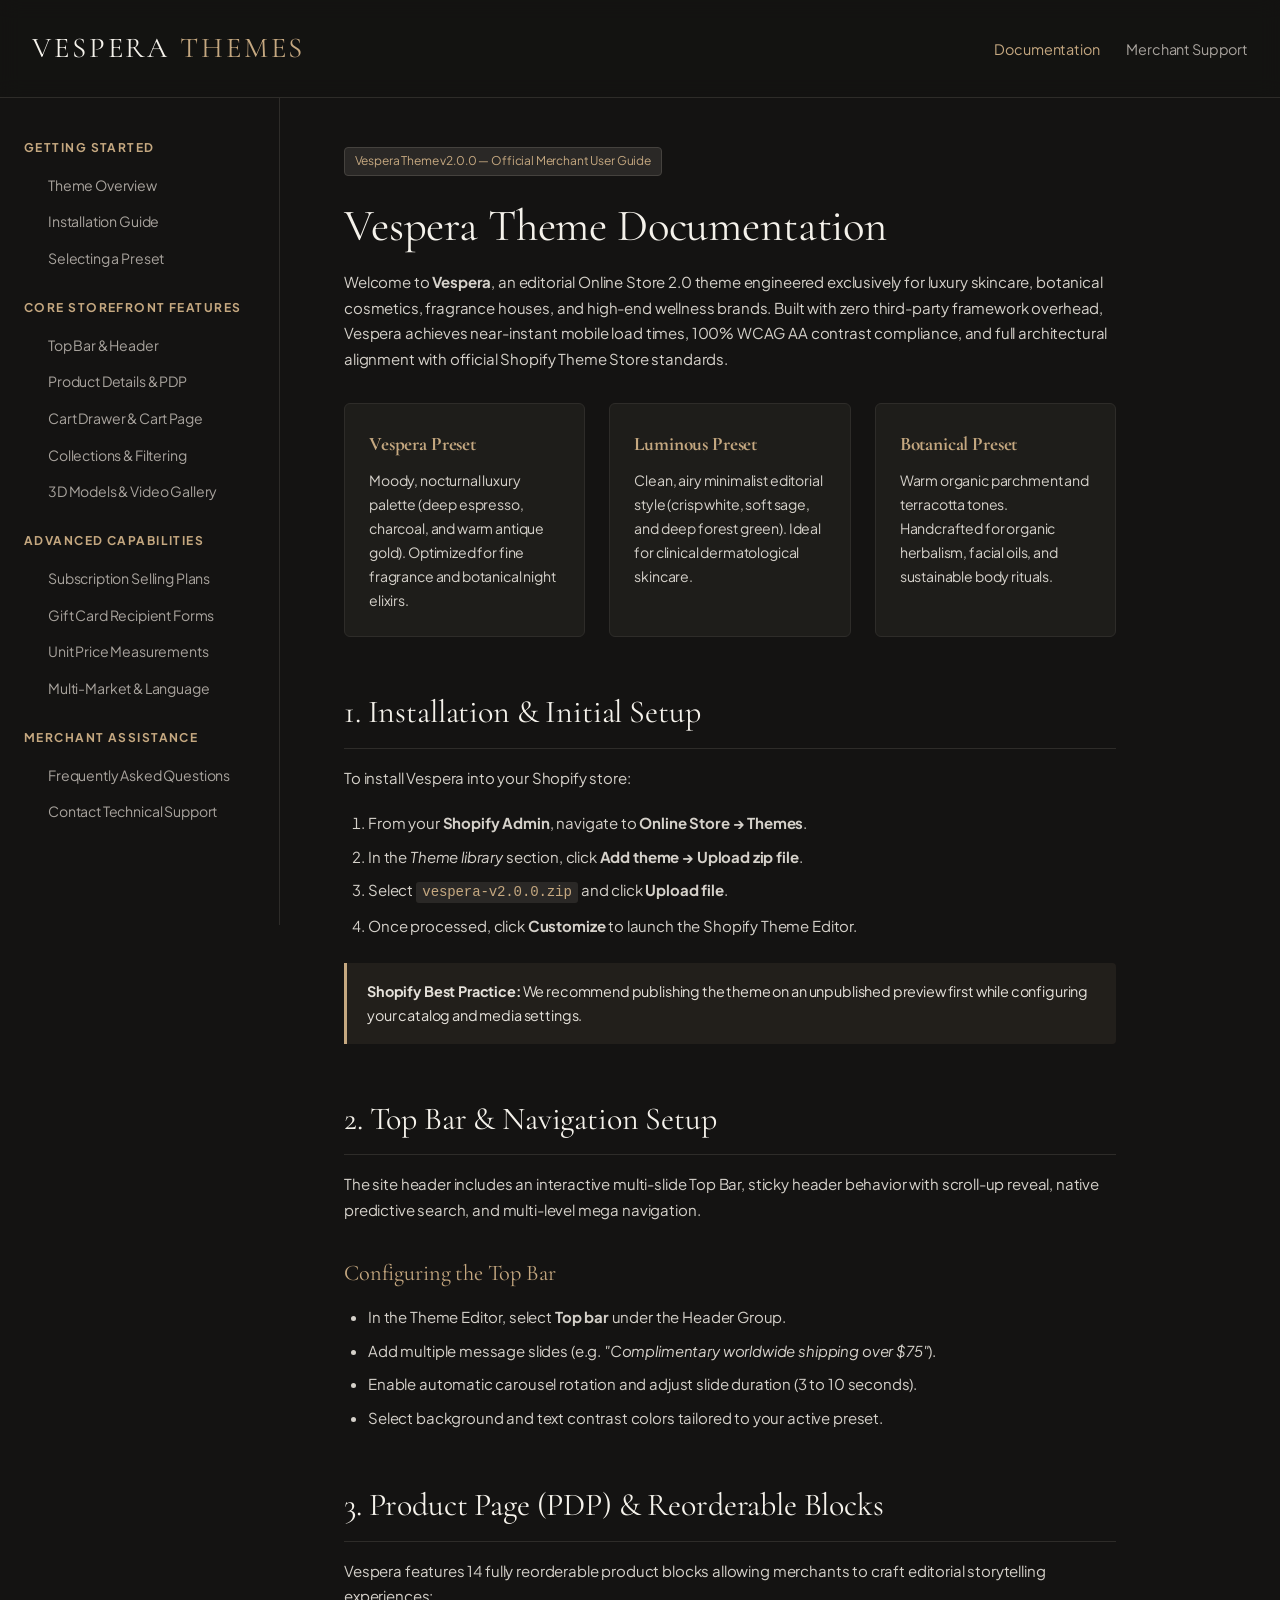
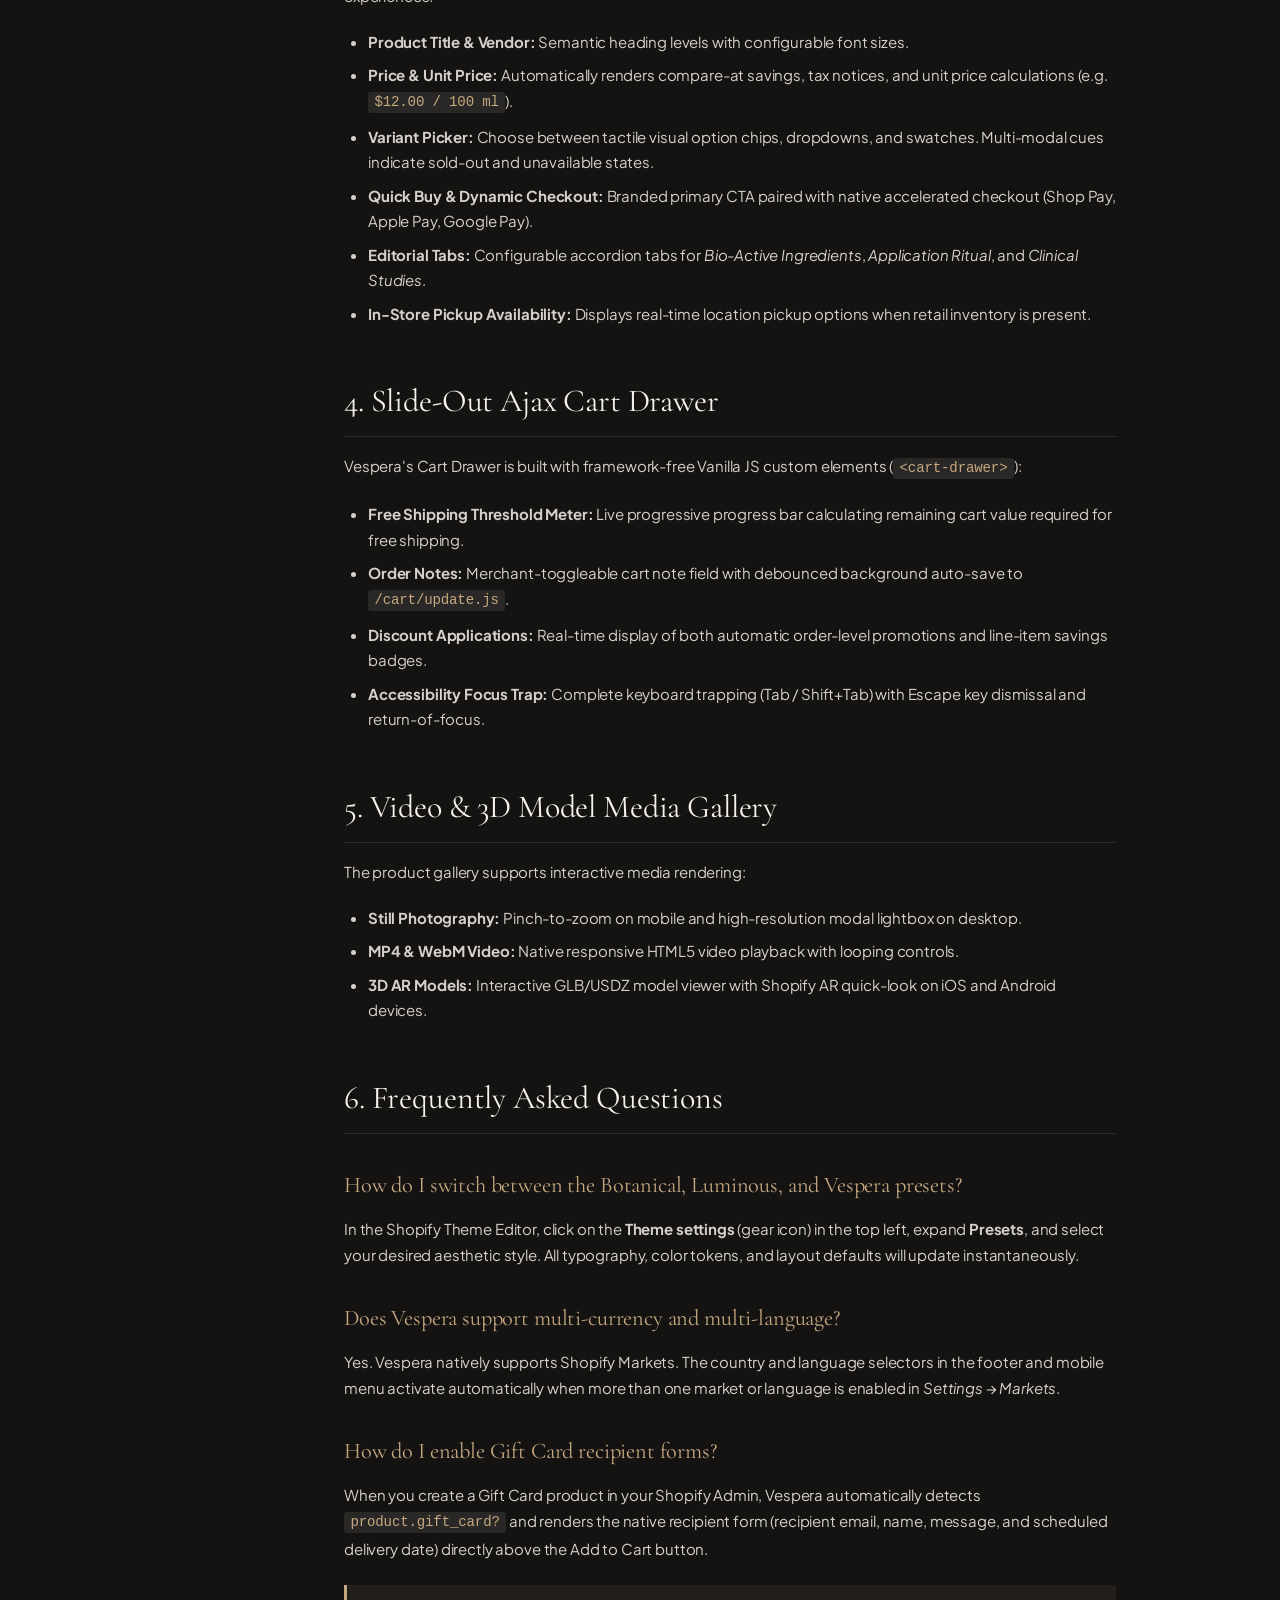
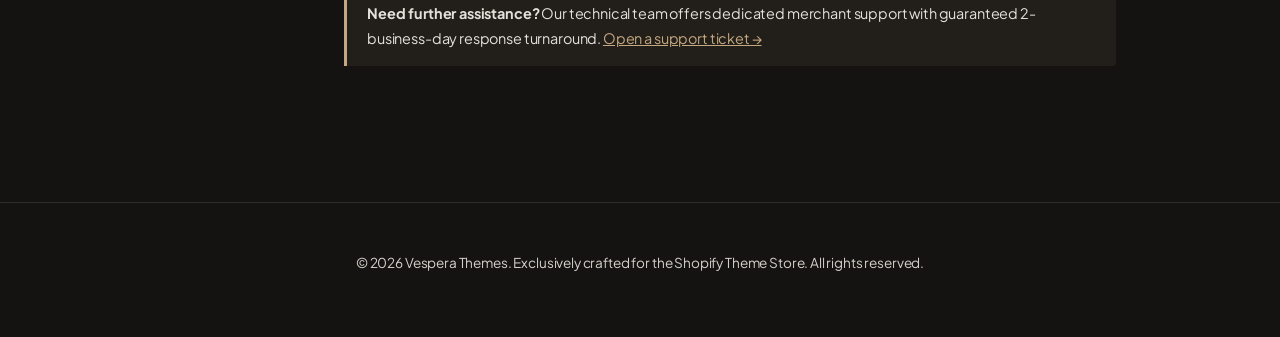
<file: index.html>
<!DOCTYPE html>
<html lang="en">
<head>
  <meta charset="UTF-8">
  <meta name="viewport" content="width=device-width, initial-scale=1.0">
  <title>Vespera Theme Documentation | User Guide & Setup</title>
  <link rel="preconnect" href="https://fonts.googleapis.com">
  <link rel="preconnect" href="https://fonts.gstatic.com" crossorigin>
  <link href="https://fonts.googleapis.com/css2?family=Cormorant+Garamond:ital,wght@0,400;0,600;1,400&family=Plus+Jakarta+Sans:wght@300;400;500;600&display=swap" rel="stylesheet">
  <style>
    :root {
      --bg: #141312;
      --surface: #1E1D1A;
      --surface-subtle: #2A2826;
      --text: #F5F2EB;
      --text-muted: #A8A39D;
      --accent: #C5A880;
      --border: #2E2C29;
      --border-highlight: #45423E;
      --font-heading: 'Cormorant Garamond', Georgia, serif;
      --font-body: 'Plus Jakarta Sans', -apple-system, sans-serif;
    }
    * { box-sizing: border-box; margin: 0; padding: 0; }
    body {
      background-color: var(--bg);
      color: var(--text);
      font-family: var(--font-body);
      font-size: 15px;
      line-height: 1.7;
      letter-spacing: -0.01em;
    }
    header.doc-header {
      border-bottom: 1px solid var(--border);
      padding: 1.5rem 2rem;
      display: flex;
      justify-content: space-between;
      align-items: center;
      position: sticky;
      top: 0;
      background: rgba(20, 19, 18, 0.95);
      backdrop-filter: blur(10px);
      z-index: 100;
    }
    .logo {
      font-family: var(--font-heading);
      font-size: 1.8rem;
      letter-spacing: 0.1em;
      text-transform: uppercase;
      color: var(--text);
      text-decoration: none;
    }
    .logo span { color: var(--accent); }
    nav.doc-nav a {
      color: var(--text-muted);
      text-decoration: none;
      margin-left: 1.5rem;
      font-size: 0.9rem;
      transition: color 0.2s;
    }
    nav.doc-nav a:hover, nav.doc-nav a.active { color: var(--accent); }
    .doc-layout {
      display: flex;
      max-width: 1400px;
      margin: 0 auto;
    }
    aside.doc-sidebar {
      width: 280px;
      border-right: 1px solid var(--border);
      padding: 2.5rem 1.5rem;
      position: sticky;
      top: 73px;
      height: calc(100vh - 73px);
      overflow-y: auto;
    }
    aside.doc-sidebar h4 {
      font-size: 0.75rem;
      text-transform: uppercase;
      letter-spacing: 0.12em;
      color: var(--accent);
      margin-bottom: 0.75rem;
      margin-top: 1.5rem;
    }
    aside.doc-sidebar h4:first-of-type { margin-top: 0; }
    aside.doc-sidebar ul { list-style: none; }
    aside.doc-sidebar li { margin-bottom: 0.4rem; }
    aside.doc-sidebar a {
      color: var(--text-muted);
      text-decoration: none;
      font-size: 0.88rem;
      display: block;
      padding: 0.2rem 0;
      transition: color 0.2s;
    }
    aside.doc-sidebar a:hover { color: var(--text); }
    main.doc-content {
      flex: 1;
      padding: 3rem 4rem;
      max-width: 900px;
    }
    h1, h2, h3 {
      font-family: var(--font-heading);
      font-weight: 400;
      color: var(--text);
    }
    h1 { font-size: 2.8rem; line-height: 1.2; margin-bottom: 1rem; }
    h2 { font-size: 2rem; margin-top: 3rem; margin-bottom: 1rem; padding-bottom: 0.5rem; border-bottom: 1px solid var(--border); }
    h3 { font-size: 1.4rem; margin-top: 2rem; margin-bottom: 0.75rem; color: var(--accent); }
    p { margin-bottom: 1.25rem; color: #D5D1CA; }
    ul, ol { margin-left: 1.5rem; margin-bottom: 1.5rem; color: #D5D1CA; }
    li { margin-bottom: 0.5rem; }
    .badge {
      display: inline-block;
      padding: 0.2rem 0.6rem;
      background: var(--surface-subtle);
      border: 1px solid var(--border-highlight);
      border-radius: 4px;
      font-size: 0.75rem;
      color: var(--accent);
      margin-bottom: 1.5rem;
    }
    .card-grid {
      display: grid;
      grid-template-columns: repeat(auto-fit, minmax(240px, 1fr));
      gap: 1.5rem;
      margin: 2rem 0;
    }
    .feature-card {
      background: var(--surface);
      border: 1px solid var(--border);
      border-radius: 6px;
      padding: 1.5rem;
    }
    .feature-card h4 {
      font-family: var(--font-heading);
      font-size: 1.2rem;
      margin-bottom: 0.5rem;
      color: var(--accent);
    }
    .feature-card p { font-size: 0.88rem; margin: 0; }
    code {
      font-family: monospace;
      background: var(--surface-subtle);
      padding: 0.15rem 0.4rem;
      border-radius: 3px;
      font-size: 0.88rem;
      color: var(--accent);
    }
    pre {
      background: var(--surface);
      border: 1px solid var(--border);
      padding: 1.25rem;
      border-radius: 6px;
      overflow-x: auto;
      margin: 1.5rem 0;
    }
    pre code { background: none; padding: 0; color: #ECE8E1; }
    .alert-box {
      background: rgba(197, 168, 128, 0.08);
      border-left: 3px solid var(--accent);
      padding: 1rem 1.25rem;
      margin: 1.5rem 0;
      border-radius: 0 4px 4px 0;
    }
    .alert-box p { margin: 0; font-size: 0.9rem; color: #E5E1DA; }
    footer.doc-footer {
      border-top: 1px solid var(--border);
      padding: 3rem 2rem;
      text-align: center;
      color: var(--text-muted);
      font-size: 0.85rem;
      margin-top: 4rem;
    }
    @media (max-width: 900px) {
      .doc-layout { flex-direction: column; }
      aside.doc-sidebar { width: 100%; height: auto; position: static; border-right: none; border-bottom: 1px solid var(--border); }
      main.doc-content { padding: 2rem 1.5rem; }
    }
  </style>
</head>
<body>

  <header class="doc-header">
    <a href="index.html" class="logo">Vespera <span>Themes</span></a>
    <nav class="doc-nav">
      <a href="index.html" class="active">Documentation</a>
      <a href="support.html">Merchant Support</a>
    </nav>
  </header>

  <div class="doc-layout">
    <aside class="doc-sidebar">
      <h4>Getting Started</h4>
      <ul>
        <li><a href="#overview">Theme Overview</a></li>
        <li><a href="#installation">Installation Guide</a></li>
        <li><a href="#presets">Selecting a Preset</a></li>
      </ul>

      <h4>Core Storefront Features</h4>
      <ul>
        <li><a href="#header">Top Bar & Header</a></li>
        <li><a href="#product-page">Product Details & PDP</a></li>
        <li><a href="#cart">Cart Drawer & Cart Page</a></li>
        <li><a href="#collections">Collections & Filtering</a></li>
        <li><a href="#media">3D Models & Video Gallery</a></li>
      </ul>

      <h4>Advanced Capabilities</h4>
      <ul>
        <li><a href="#subscriptions">Subscription Selling Plans</a></li>
        <li><a href="#gift-cards">Gift Card Recipient Forms</a></li>
        <li><a href="#unit-pricing">Unit Price Measurements</a></li>
        <li><a href="#localization">Multi-Market & Language</a></li>
      </ul>

      <h4>Merchant Assistance</h4>
      <ul>
        <li><a href="#faq">Frequently Asked Questions</a></li>
        <li><a href="support.html">Contact Technical Support</a></li>
      </ul>
    </aside>

    <main class="doc-content">
      <span class="badge">Vespera Theme v2.0.0 — Official Merchant User Guide</span>
      <h1 id="overview">Vespera Theme Documentation</h1>
      <p>Welcome to <strong>Vespera</strong>, an editorial Online Store 2.0 theme engineered exclusively for luxury skincare, botanical cosmetics, fragrance houses, and high-end wellness brands. Built with zero third-party framework overhead, Vespera achieves near-instant mobile load times, 100% WCAG AA contrast compliance, and full architectural alignment with official Shopify Theme Store standards.</p>

      <div class="card-grid">
        <div class="feature-card">
          <h4>Vespera Preset</h4>
          <p>Moody, nocturnal luxury palette (deep espresso, charcoal, and warm antique gold). Optimized for fine fragrance and botanical night elixirs.</p>
        </div>
        <div class="feature-card">
          <h4>Luminous Preset</h4>
          <p>Clean, airy minimalist editorial style (crisp white, soft sage, and deep forest green). Ideal for clinical dermatological skincare.</p>
        </div>
        <div class="feature-card">
          <h4>Botanical Preset</h4>
          <p>Warm organic parchment and terracotta tones. Handcrafted for organic herbalism, facial oils, and sustainable body rituals.</p>
        </div>
      </div>

      <h2 id="installation">1. Installation & Initial Setup</h2>
      <p>To install Vespera into your Shopify store:</p>
      <ol>
        <li>From your <strong>Shopify Admin</strong>, navigate to <strong>Online Store &rarr; Themes</strong>.</li>
        <li>In the <em>Theme library</em> section, click <strong>Add theme &rarr; Upload zip file</strong>.</li>
        <li>Select <code>vespera-v2.0.0.zip</code> and click <strong>Upload file</strong>.</li>
        <li>Once processed, click <strong>Customize</strong> to launch the Shopify Theme Editor.</li>
      </ol>

      <div class="alert-box">
        <p><strong>Shopify Best Practice:</strong> We recommend publishing the theme on an unpublished preview first while configuring your catalog and media settings.</p>
      </div>

      <h2 id="header">2. Top Bar & Navigation Setup</h2>
      <p>The site header includes an interactive multi-slide Top Bar, sticky header behavior with scroll-up reveal, native predictive search, and multi-level mega navigation.</p>
      <h3>Configuring the Top Bar</h3>
      <ul>
        <li>In the Theme Editor, select <strong>Top bar</strong> under the Header Group.</li>
        <li>Add multiple message slides (e.g. <em>"Complimentary worldwide shipping over $75"</em>).</li>
        <li>Enable automatic carousel rotation and adjust slide duration (3 to 10 seconds).</li>
        <li>Select background and text contrast colors tailored to your active preset.</li>
      </ul>

      <h2 id="product-page">3. Product Page (PDP) & Reorderable Blocks</h2>
      <p>Vespera features 14 fully reorderable product blocks allowing merchants to craft editorial storytelling experiences:</p>
      <ul>
        <li><strong>Product Title & Vendor:</strong> Semantic heading levels with configurable font sizes.</li>
        <li><strong>Price & Unit Price:</strong> Automatically renders compare-at savings, tax notices, and unit price calculations (e.g. <code>$12.00 / 100 ml</code>).</li>
        <li><strong>Variant Picker:</strong> Choose between tactile visual option chips, dropdowns, and swatches. Multi-modal cues indicate sold-out and unavailable states.</li>
        <li><strong>Quick Buy & Dynamic Checkout:</strong> Branded primary CTA paired with native accelerated checkout (Shop Pay, Apple Pay, Google Pay).</li>
        <li><strong>Editorial Tabs:</strong> Configurable accordion tabs for <em>Bio-Active Ingredients</em>, <em>Application Ritual</em>, and <em>Clinical Studies</em>.</li>
        <li><strong>In-Store Pickup Availability:</strong> Displays real-time location pickup options when retail inventory is present.</li>
      </ul>

      <h2 id="cart">4. Slide-Out Ajax Cart Drawer</h2>
      <p>Vespera's Cart Drawer is built with framework-free Vanilla JS custom elements (<code>&lt;cart-drawer&gt;</code>):</p>
      <ul>
        <li><strong>Free Shipping Threshold Meter:</strong> Live progressive progress bar calculating remaining cart value required for free shipping.</li>
        <li><strong>Order Notes:</strong> Merchant-toggleable cart note field with debounced background auto-save to <code>/cart/update.js</code>.</li>
        <li><strong>Discount Applications:</strong> Real-time display of both automatic order-level promotions and line-item savings badges.</li>
        <li><strong>Accessibility Focus Trap:</strong> Complete keyboard trapping (Tab / Shift+Tab) with Escape key dismissal and return-of-focus.</li>
      </ul>

      <h2 id="media">5. Video & 3D Model Media Gallery</h2>
      <p>The product gallery supports interactive media rendering:</p>
      <ul>
        <li><strong>Still Photography:</strong> Pinch-to-zoom on mobile and high-resolution modal lightbox on desktop.</li>
        <li><strong>MP4 & WebM Video:</strong> Native responsive HTML5 video playback with looping controls.</li>
        <li><strong>3D AR Models:</strong> Interactive GLB/USDZ model viewer with Shopify AR quick-look on iOS and Android devices.</li>
      </ul>

      <h2 id="faq">6. Frequently Asked Questions</h2>
      <h3>How do I switch between the Botanical, Luminous, and Vespera presets?</h3>
      <p>In the Shopify Theme Editor, click on the <strong>Theme settings</strong> (gear icon) in the top left, expand <strong>Presets</strong>, and select your desired aesthetic style. All typography, color tokens, and layout defaults will update instantaneously.</p>

      <h3>Does Vespera support multi-currency and multi-language?</h3>
      <p>Yes. Vespera natively supports Shopify Markets. The country and language selectors in the footer and mobile menu activate automatically when more than one market or language is enabled in <em>Settings &rarr; Markets</em>.</p>

      <h3>How do I enable Gift Card recipient forms?</h3>
      <p>When you create a Gift Card product in your Shopify Admin, Vespera automatically detects <code>product.gift_card?</code> and renders the native recipient form (recipient email, name, message, and scheduled delivery date) directly above the Add to Cart button.</p>

      <div class="alert-box">
        <p><strong>Need further assistance?</strong> Our technical team offers dedicated merchant support with guaranteed 2-business-day response turnaround. <a href="support.html" style="color: var(--accent); text-decoration: underline;">Open a support ticket &rarr;</a></p>
      </div>
    </main>
  </div>

  <footer class="doc-footer">
    <p>&copy; 2026 Vespera Themes. Exclusively crafted for the Shopify Theme Store. All rights reserved.</p>
  </footer>

</body>
</html>
</file>
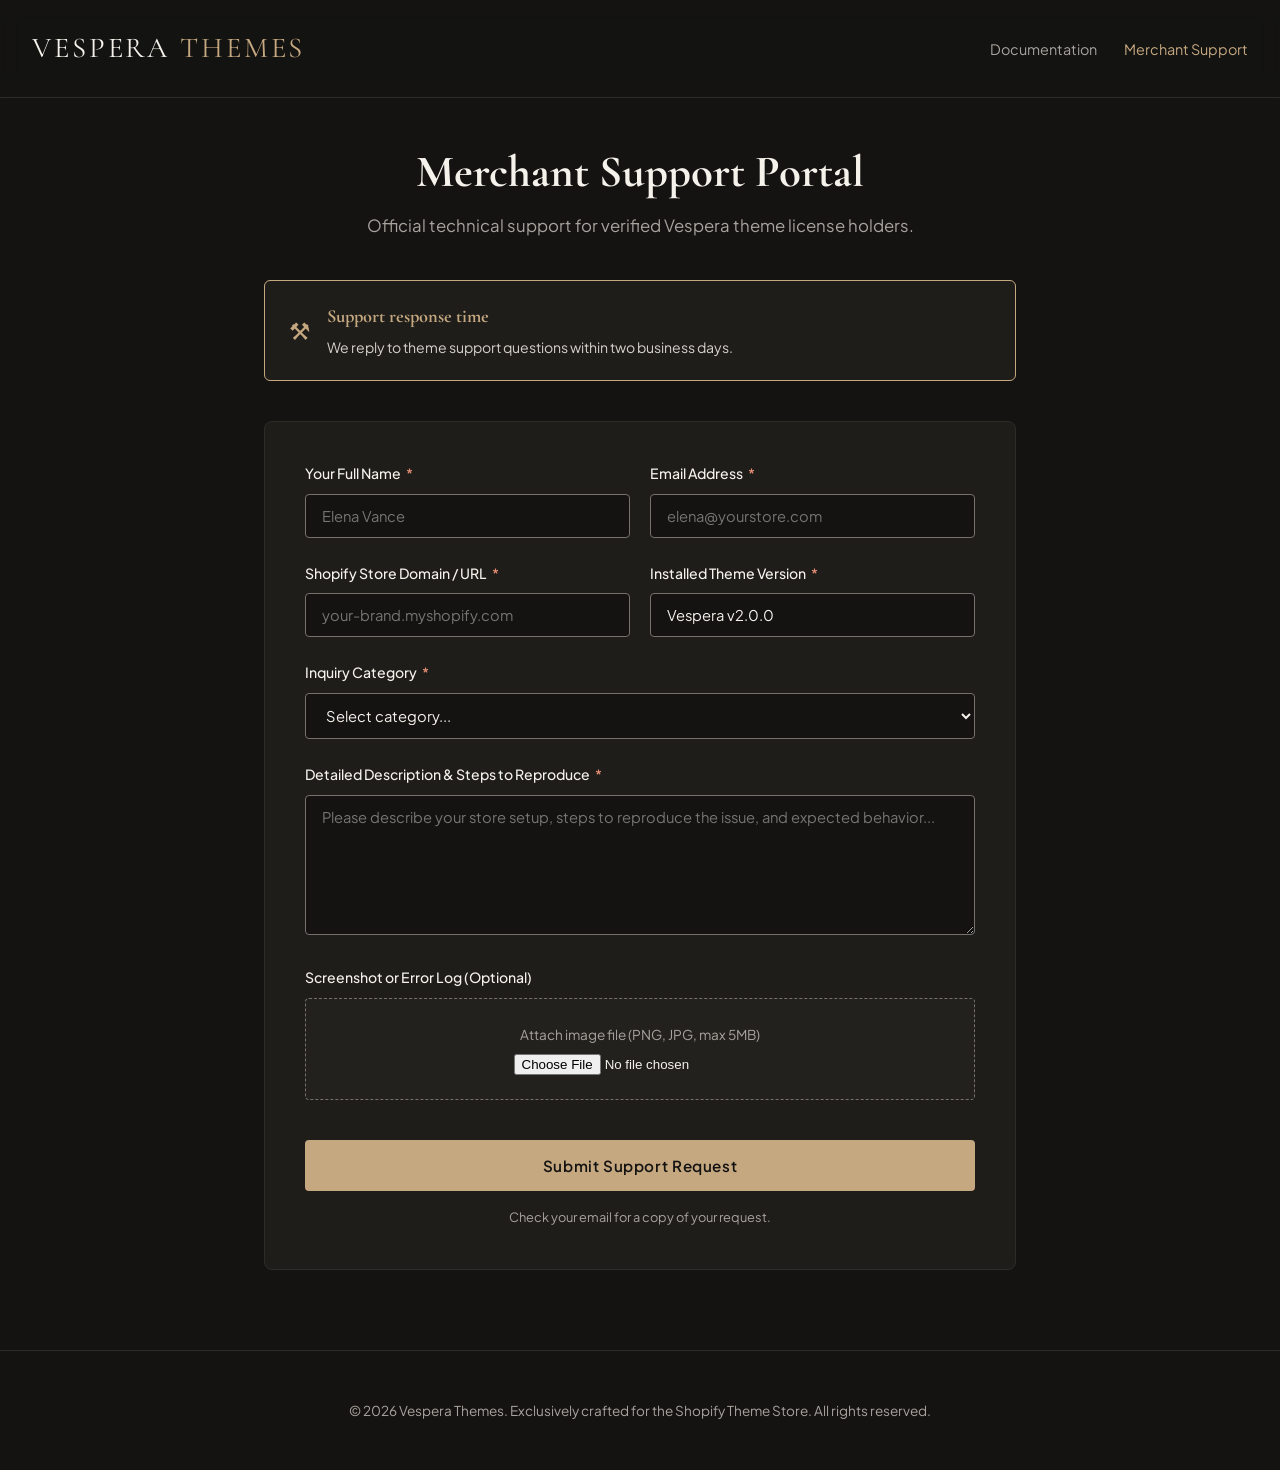
<file: support.html>
<!DOCTYPE html>
<html lang="en">
<head>
  <meta charset="UTF-8">
  <meta name="viewport" content="width=device-width, initial-scale=1.0">
  <title>Merchant Support & Technical Help | Vespera Theme</title>
  <link rel="preconnect" href="https://fonts.googleapis.com">
  <link rel="preconnect" href="https://fonts.gstatic.com" crossorigin>
  <link href="https://fonts.googleapis.com/css2?family=Cormorant+Garamond:ital,wght@0,400;0,600;1,400&family=Plus+Jakarta+Sans:wght@300;400;500;600&display=swap" rel="stylesheet">
  <style>
    :root {
      --bg: #141312;
      --surface: #1E1D1A;
      --surface-subtle: #2A2826;
      --text: #F5F2EB;
      --text-muted: #A8A39D;
      --accent: #C5A880;
      --border: #2E2C29;
      --border-highlight: #76726B;
      --font-heading: 'Cormorant Garamond', Georgia, serif;
      --font-body: 'Plus Jakarta Sans', -apple-system, sans-serif;
    }
    * { box-sizing: border-box; margin: 0; padding: 0; }
    body {
      background-color: var(--bg);
      color: var(--text);
      font-family: var(--font-body);
      font-size: 15px;
      line-height: 1.7;
    }
    header.doc-header {
      border-bottom: 1px solid var(--border);
      padding: 1.5rem 2rem;
      display: flex;
      justify-content: space-between;
      align-items: center;
      position: sticky;
      top: 0;
      background: rgba(20, 19, 18, 0.95);
      backdrop-filter: blur(10px);
      z-index: 100;
    }
    .logo {
      font-family: var(--font-heading);
      font-size: 1.8rem;
      letter-spacing: 0.1em;
      text-transform: uppercase;
      color: var(--text);
      text-decoration: none;
    }
    .logo span { color: var(--accent); }
    nav.doc-nav a {
      color: var(--text-muted);
      text-decoration: none;
      margin-left: 1.5rem;
      font-size: 0.9rem;
      transition: color 0.2s;
    }
    nav.doc-nav a:hover, nav.doc-nav a.active { color: var(--accent); }
    .container {
      max-width: 800px;
      margin: 3rem auto;
      padding: 0 1.5rem;
    }
    h1 {
      font-family: var(--font-heading);
      font-size: 2.8rem;
      line-height: 1.2;
      margin-bottom: 0.75rem;
      text-align: center;
    }
    .subtitle {
      text-align: center;
      color: var(--text-muted);
      margin-bottom: 2.5rem;
      font-size: 1.05rem;
    }
    .sla-banner {
      background: var(--surface);
      border: 1px solid var(--accent);
      border-radius: 6px;
      padding: 1.25rem 1.5rem;
      margin-bottom: 2.5rem;
      display: flex;
      align-items: center;
      gap: 1rem;
    }
    .sla-icon { font-size: 1.5rem; color: var(--accent); }
    .sla-text h4 { font-family: var(--font-heading); font-size: 1.15rem; color: var(--accent); margin-bottom: 0.2rem; }
    .sla-text p { font-size: 0.88rem; color: #D5D1CA; margin: 0; }
    form.support-form {
      background: var(--surface);
      border: 1px solid var(--border);
      border-radius: 8px;
      padding: 2.5rem;
    }
    .form-group {
      margin-bottom: 1.5rem;
    }
    .form-row {
      display: grid;
      grid-template-columns: 1fr 1fr;
      gap: 1.25rem;
    }
    label {
      display: block;
      margin-bottom: 0.5rem;
      font-size: 0.88rem;
      font-weight: 500;
      color: var(--text);
    }
    label span.req { color: #E88F75; margin-left: 3px; }
    input[type="text"],
    input[type="email"],
    input[type="url"],
    select,
    textarea {
      width: 100%;
      background: var(--bg);
      border: 1px solid var(--border-highlight);
      border-radius: 4px;
      padding: 0.75rem 1rem;
      color: var(--text);
      font-family: inherit;
      font-size: 0.92rem;
      transition: border-color 0.2s, box-shadow 0.2s;
    }
    input:focus, select:focus, textarea:focus {
      outline: none;
      border-color: var(--accent);
      box-shadow: 0 0 0 2px rgba(197, 168, 128, 0.2);
    }
    textarea { min-height: 140px; resize: vertical; }
    .file-upload-box {
      border: 1px dashed var(--border-highlight);
      padding: 1.5rem;
      text-align: center;
      border-radius: 4px;
      background: rgba(255, 255, 255, 0.02);
    }
    .file-upload-box input { margin-top: 0.5rem; }
    .submit-btn {
      background: var(--accent);
      color: var(--bg);
      border: none;
      padding: 1rem 2rem;
      font-family: inherit;
      font-size: 0.95rem;
      font-weight: 600;
      letter-spacing: 0.04em;
      border-radius: 4px;
      cursor: pointer;
      width: 100%;
      margin-top: 1rem;
      transition: background-color 0.2s, transform 0.1s;
    }
    .submit-btn:hover { background: #D5B890; }
    .submit-btn:active { transform: translateY(1px); }
    footer.doc-footer {
      border-top: 1px solid var(--border);
      padding: 3rem 2rem;
      text-align: center;
      color: var(--text-muted);
      font-size: 0.85rem;
      margin-top: 5rem;
    }
    @media (max-width: 600px) {
      .form-row { grid-template-columns: 1fr; }
      form.support-form { padding: 1.5rem; }
    }
  </style>
</head>
<body>

  <header class="doc-header">
    <a href="index.html" class="logo">Vespera <span>Themes</span></a>
    <nav class="doc-nav">
      <a href="index.html">Documentation</a>
      <a href="support.html" class="active">Merchant Support</a>
    </nav>
  </header>

  <div class="container">
    <h1>Merchant Support Portal</h1>
    <p class="subtitle">Official technical support for verified Vespera theme license holders.</p>

    <div class="sla-banner">
      <div class="sla-icon">&#9874;</div>
      <div class="sla-text">
        <h4>Support response time</h4>
        <p>We reply to theme support questions within two business days.</p>
      </div>
    </div>

    <form class="support-form" action="https://formsubmit.co/abuabdulrazacka@gmail.com" method="POST" enctype="multipart/form-data">
      <input type="hidden" name="_subject" value="New Vespera Theme Support Request">
      <input type="hidden" name="_template" value="table">
      <input type="hidden" name="_autoresponse" value="Thank you for contacting Vespera Themes. We received your support request and will reply within two business days.">
      
      <div class="form-row">
        <div class="form-group">
          <label for="merchant-name">Your Full Name <span class="req">*</span></label>
          <input type="text" id="merchant-name" name="name" required placeholder="Elena Vance">
        </div>
        <div class="form-group">
          <label for="merchant-email">Email Address <span class="req">*</span></label>
          <input type="email" id="merchant-email" name="email" required placeholder="elena@yourstore.com">
        </div>
      </div>

      <div class="form-row">
        <div class="form-group">
          <label for="store-domain">Shopify Store Domain / URL <span class="req">*</span></label>
          <input type="text" id="store-domain" name="store_url" required placeholder="your-brand.myshopify.com">
        </div>
        <div class="form-group">
          <label for="theme-version">Installed Theme Version <span class="req">*</span></label>
          <input type="text" id="theme-version" name="theme_version" readonly value="Vespera v2.0.0">
        </div>
      </div>

      <div class="form-group">
        <label for="support-topic">Inquiry Category <span class="req">*</span></label>
        <select id="support-topic" name="topic" required>
          <option value="" disabled selected>Select category...</option>
          <option value="setup">Initial Setup & Preset Activation</option>
          <option value="product-page">Product Page & Media Configuration</option>
          <option value="cart">Cart Drawer & Checkout Flow</option>
          <option value="accessibility">Accessibility & Keyboard Navigation</option>
          <option value="bug">Bug Report / Unexpected Behavior</option>
          <option value="other">General Question</option>
        </select>
      </div>

      <div class="form-group">
        <label for="issue-description">Detailed Description & Steps to Reproduce <span class="req">*</span></label>
        <textarea id="issue-description" name="description" required placeholder="Please describe your store setup, steps to reproduce the issue, and expected behavior..."></textarea>
      </div>

      <div class="form-group">
        <label for="file-attachment">Screenshot or Error Log (Optional)</label>
        <div class="file-upload-box">
          <p style="color: var(--text-muted); font-size: 0.85rem;">Attach image file (PNG, JPG, max 5MB)</p>
          <input type="file" id="file-attachment" name="attachment" accept="image/*,.pdf">
        </div>
      </div>

      <button type="submit" class="submit-btn">Submit Support Request</button>
      <p style="text-align: center; color: var(--text-muted); font-size: 0.8rem; margin-top: 1rem;">
        Check your email for a copy of your request.
      </p>
    </form>
  </div>

  <footer class="doc-footer">
    <p>&copy; 2026 Vespera Themes. Exclusively crafted for the Shopify Theme Store. All rights reserved.</p>
  </footer>

</body>
</html>
</file>
